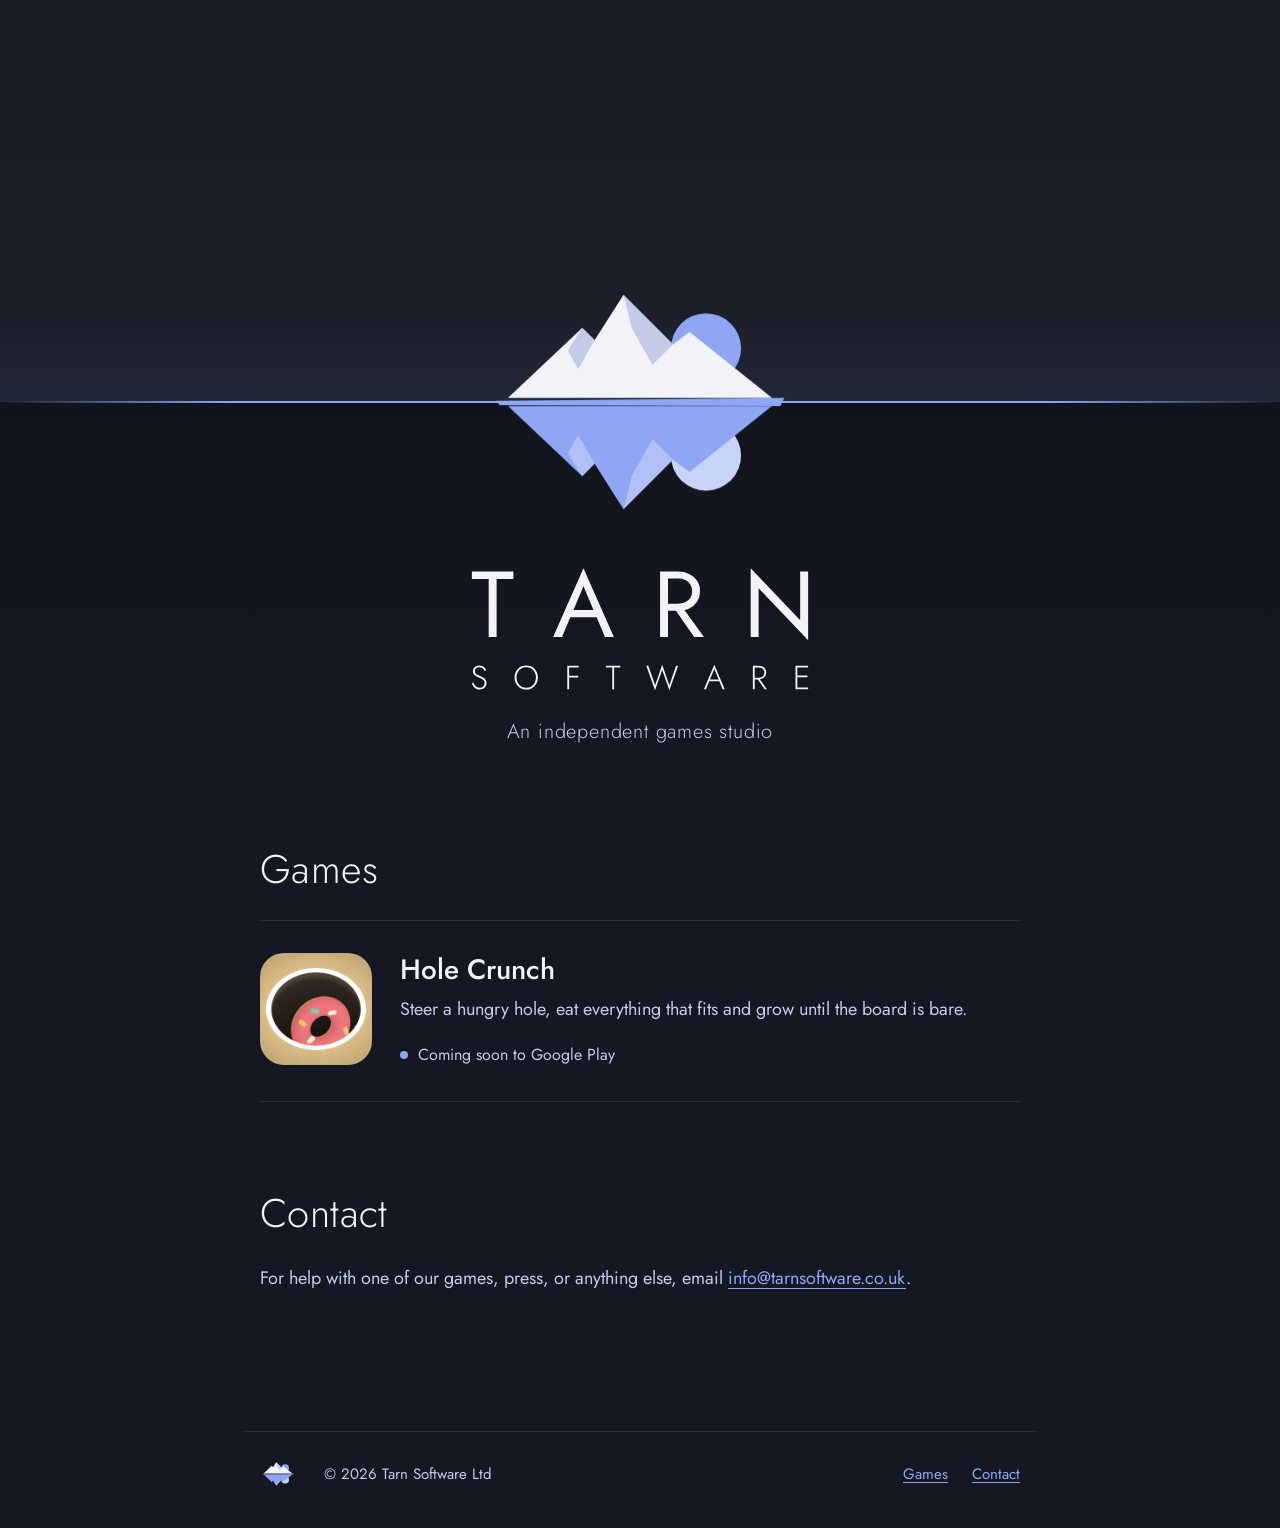
<file: index.html>
<!doctype html>
<html lang="en-GB">
<head>
<meta charset="utf-8">
<meta name="viewport" content="width=device-width, initial-scale=1">
<title>Tarn Software</title>
<meta name="description" content="Tarn Software is an independent games studio. Our first game is Hole Crunch.">
<meta name="theme-color" content="#1c1f2a">
<link rel="icon" href="/assets/tarn-icon-dark.svg" type="image/svg+xml">
<link rel="preconnect" href="https://fonts.googleapis.com">
<link rel="preconnect" href="https://fonts.gstatic.com" crossorigin>
<link rel="stylesheet" href="https://fonts.googleapis.com/css2?family=Jost:wght@300;400;500&display=swap">
<link rel="stylesheet" href="/style.css">
</head>
<body>
<a class="skip" href="#games">Skip to games</a>

<header class="tarn">
  <div class="horizon" aria-hidden="true"></div>
  <svg class="mark" viewBox="4 26 160 124" aria-hidden="true" focusable="false">
    <circle cx="116" cy="62" r="17" fill="#8FA6F5"/>
    <polygon points="20,86 56,52 62,58 76,36 100,60 108,54 148,86" fill="#f2f3f7"/>
    <polygon points="76,36 100,60 90,70 80,52" fill="#c3cbe6"/>
    <polygon points="56,52 62,58 54,72 49,63" fill="#c3cbe6"/>
    <g class="reflection" transform="translate(0,176) scale(1,-1)">
      <circle cx="116" cy="62" r="17" fill="#c9d4fb"/>
      <polygon points="20,86 56,52 62,58 76,36 100,60 108,54 148,86" fill="#8FA6F5"/>
      <polygon points="76,36 100,60 90,70 80,52" fill="#ffffff" fill-opacity="0.3"/>
      <polygon points="56,52 62,58 54,72 49,63" fill="#ffffff" fill-opacity="0.3"/>
    </g>
    <polygon points="14,87.5 154,86 152,90 16,89.5" fill="#8FA6F5"/>
  </svg>
  <div class="tarn-copy">
    <h1><img src="/assets/tarn-wordmark.svg" alt="Tarn Software" width="340" height="127"></h1>
    <p>An independent games studio</p>
  </div>
</header>

<main class="page">
  <section id="games" aria-labelledby="games-title">
    <h2 id="games-title">Games</h2>
    <ul class="games">
      <li class="game">
        <a class="game-icon" href="/hole-crunch/" tabindex="-1" aria-hidden="true">
          <img src="/hole-crunch/img/icon-256.png" alt="" width="112" height="112">
        </a>
        <div>
          <h3><a href="/hole-crunch/">Hole Crunch</a></h3>
          <p>Steer a hungry hole, eat everything that fits and grow until the board is bare.</p>
          <p class="status">Coming soon to Google Play</p>
        </div>
      </li>
    </ul>
  </section>

  <section id="contact" aria-labelledby="contact-title">
    <h2 id="contact-title">Contact</h2>
    <p>For help with one of our games, press, or anything else, email
      <a href="mailto:info@tarnsoftware.co.uk">info@tarnsoftware.co.uk</a>.</p>
  </section>
</main>

<footer class="foot">
  <svg viewBox="4 26 160 124" aria-hidden="true" focusable="false"><circle cx="116" cy="62" r="17" fill="#8FA6F5"/><polygon points="20,86 56,52 62,58 76,36 100,60 108,54 148,86" fill="#f2f3f7"/><polygon points="76,36 100,60 90,70 80,52" fill="#c3cbe6"/><g transform="translate(0,176) scale(1,-1)"><circle cx="116" cy="62" r="17" fill="#c9d4fb"/><polygon points="20,86 56,52 62,58 76,36 100,60 108,54 148,86" fill="#8FA6F5"/></g><polygon points="14,87.5 154,86 152,90 16,89.5" fill="#8FA6F5"/></svg>
  <p>&copy; 2026 Tarn Software Ltd</p>
  <p class="links"><a href="/#games">Games</a><a href="mailto:info@tarnsoftware.co.uk">Contact</a></p>
</footer>
</body>
</html>
</file>
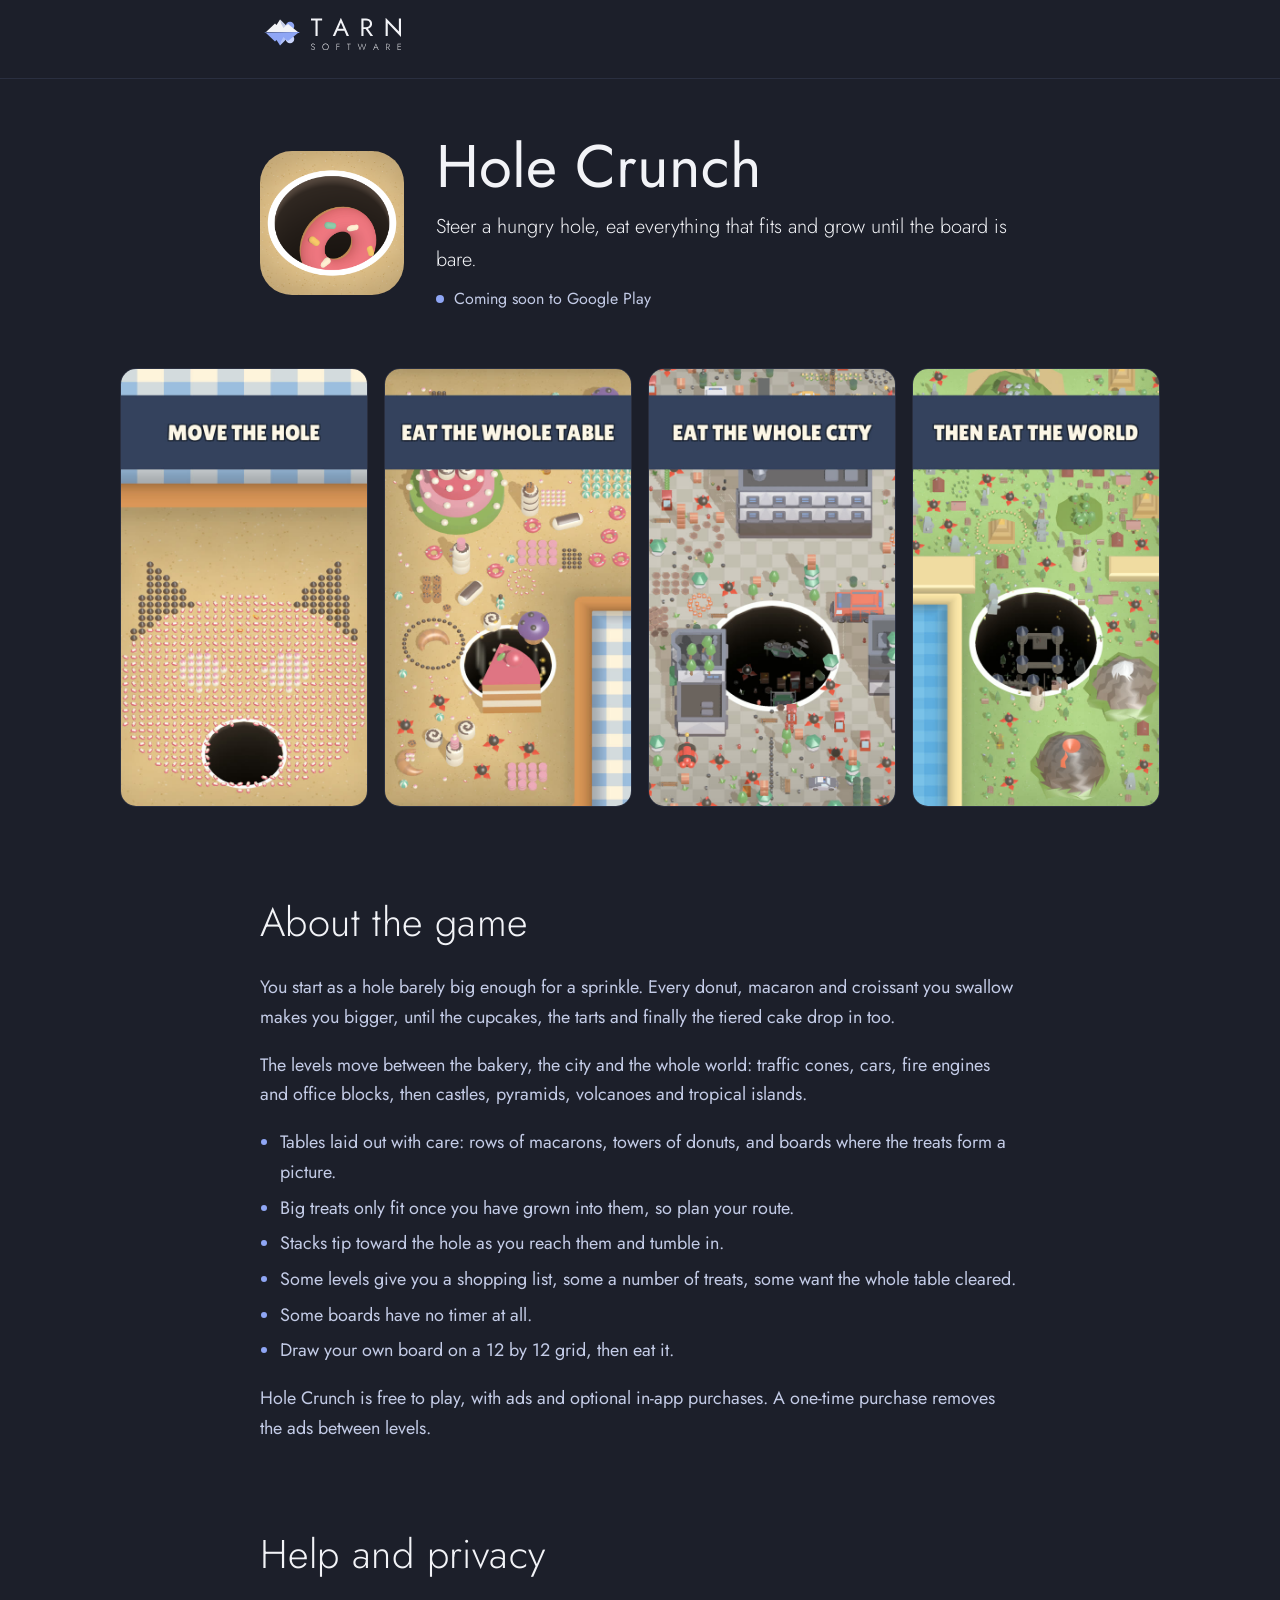
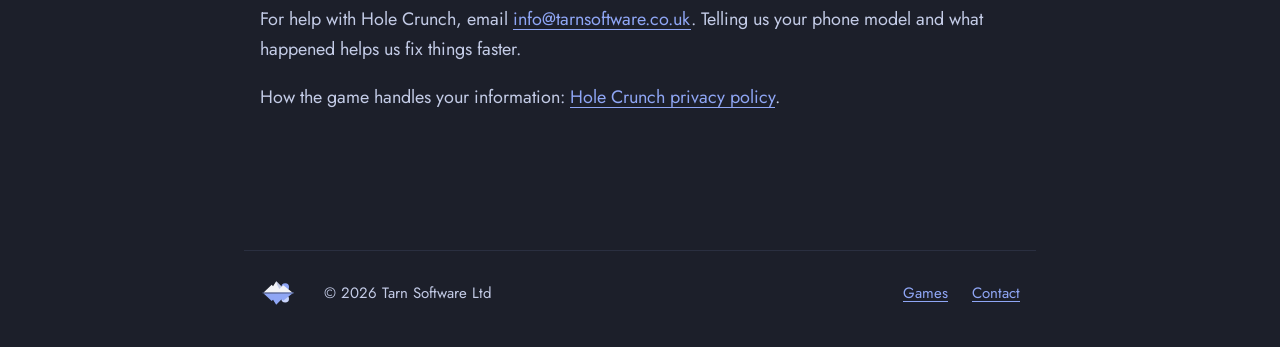
<file: hole-crunch/index.html>
<!doctype html>
<html lang="en-GB">
<head>
<meta charset="utf-8">
<meta name="viewport" content="width=device-width, initial-scale=1">
<title>Hole Crunch | Tarn Software</title>
<meta name="description" content="Steer a hungry hole, eat everything that fits and grow until the board is bare. Coming soon to Google Play.">
<meta name="theme-color" content="#1c1f2a">
<meta property="og:title" content="Hole Crunch">
<meta property="og:description" content="Steer a hungry hole, eat everything that fits and grow until the board is bare.">
<meta property="og:image" content="https://tarnsoftware.co.uk/hole-crunch/img/icon-512.png">
<link rel="icon" href="/assets/tarn-icon-dark.svg" type="image/svg+xml">
<link rel="preconnect" href="https://fonts.googleapis.com">
<link rel="preconnect" href="https://fonts.gstatic.com" crossorigin>
<link rel="stylesheet" href="https://fonts.googleapis.com/css2?family=Jost:wght@300;400;500&display=swap">
<link rel="stylesheet" href="/style.css">
</head>
<body class="sub">
<header class="bar">
  <div class="bar-inner">
    <a class="home" href="/"><img src="/assets/tarn-logo-transparent.svg" alt="Tarn Software" width="145" height="40"></a>
  </div>
</header>

<main class="page">
  <section class="game-head">
    <img src="/hole-crunch/img/icon-512.png" alt="The Hole Crunch app icon: a donut tipping into a hole" width="144" height="144">
    <div>
      <h1>Hole Crunch</h1>
      <p class="lead">Steer a hungry hole, eat everything that fits and grow until the board is bare.</p>
      <p class="status">Coming soon to Google Play</p>
    </div>
  </section>

  <ul class="shots" aria-label="Screenshots">
    <li><img src="/hole-crunch/img/shot-01.jpg" alt="The hole starting small on a board of sprinkles laid out as a cat" width="540" height="960" loading="lazy"></li>
    <li><img src="/hole-crunch/img/shot-02.jpg" alt="A bakery table of cakes, donuts and macarons around the hole" width="540" height="960" loading="lazy"></li>
    <li><img src="/hole-crunch/img/shot-03.jpg" alt="A big hole in a city street swallowing a fire engine beside an office block" width="540" height="960" loading="lazy"></li>
    <li><img src="/hole-crunch/img/shot-04.jpg" alt="A huge hole swallowing a pyramid and windmills between a castle, a mountain and an island" width="540" height="960" loading="lazy"></li>
  </ul>

  <section aria-labelledby="about-title">
    <h2 id="about-title">About the game</h2>
    <p>You start as a hole barely big enough for a sprinkle. Every donut, macaron and croissant you swallow makes you
      bigger, until the cupcakes, the tarts and finally the tiered cake drop in too.</p>
    <p>The levels move between the bakery, the city and the whole world: traffic cones, cars, fire engines and office
      blocks, then castles, pyramids, volcanoes and tropical islands.</p>
    <ul class="features">
      <li>Tables laid out with care: rows of macarons, towers of donuts, and boards where the treats form a picture.</li>
      <li>Big treats only fit once you have grown into them, so plan your route.</li>
      <li>Stacks tip toward the hole as you reach them and tumble in.</li>
      <li>Some levels give you a shopping list, some a number of treats, some want the whole table cleared.</li>
      <li>Some boards have no timer at all.</li>
      <li>Draw your own board on a 12 by 12 grid, then eat it.</li>
    </ul>
    <p>Hole Crunch is free to play, with ads and optional in-app purchases. A one-time purchase removes the ads between
      levels.</p>
  </section>

  <section aria-labelledby="support-title">
    <h2 id="support-title">Help and privacy</h2>
    <p>For help with Hole Crunch, email <a href="mailto:info@tarnsoftware.co.uk?subject=Hole%20Crunch">info@tarnsoftware.co.uk</a>.
      Telling us your phone model and what happened helps us fix things faster.</p>
    <p>How the game handles your information: <a href="/hole-crunch/privacy/">Hole Crunch privacy policy</a>.</p>
  </section>
</main>

<footer class="foot">
  <svg viewBox="4 26 160 124" aria-hidden="true" focusable="false"><circle cx="116" cy="62" r="17" fill="#8FA6F5"/><polygon points="20,86 56,52 62,58 76,36 100,60 108,54 148,86" fill="#f2f3f7"/><polygon points="76,36 100,60 90,70 80,52" fill="#c3cbe6"/><g transform="translate(0,176) scale(1,-1)"><circle cx="116" cy="62" r="17" fill="#c9d4fb"/><polygon points="20,86 56,52 62,58 76,36 100,60 108,54 148,86" fill="#8FA6F5"/></g><polygon points="14,87.5 154,86 152,90 16,89.5" fill="#8FA6F5"/></svg>
  <p>&copy; 2026 Tarn Software Ltd</p>
  <p class="links"><a href="/#games">Games</a><a href="mailto:info@tarnsoftware.co.uk">Contact</a></p>
</footer>
</body>
</html>
</file>
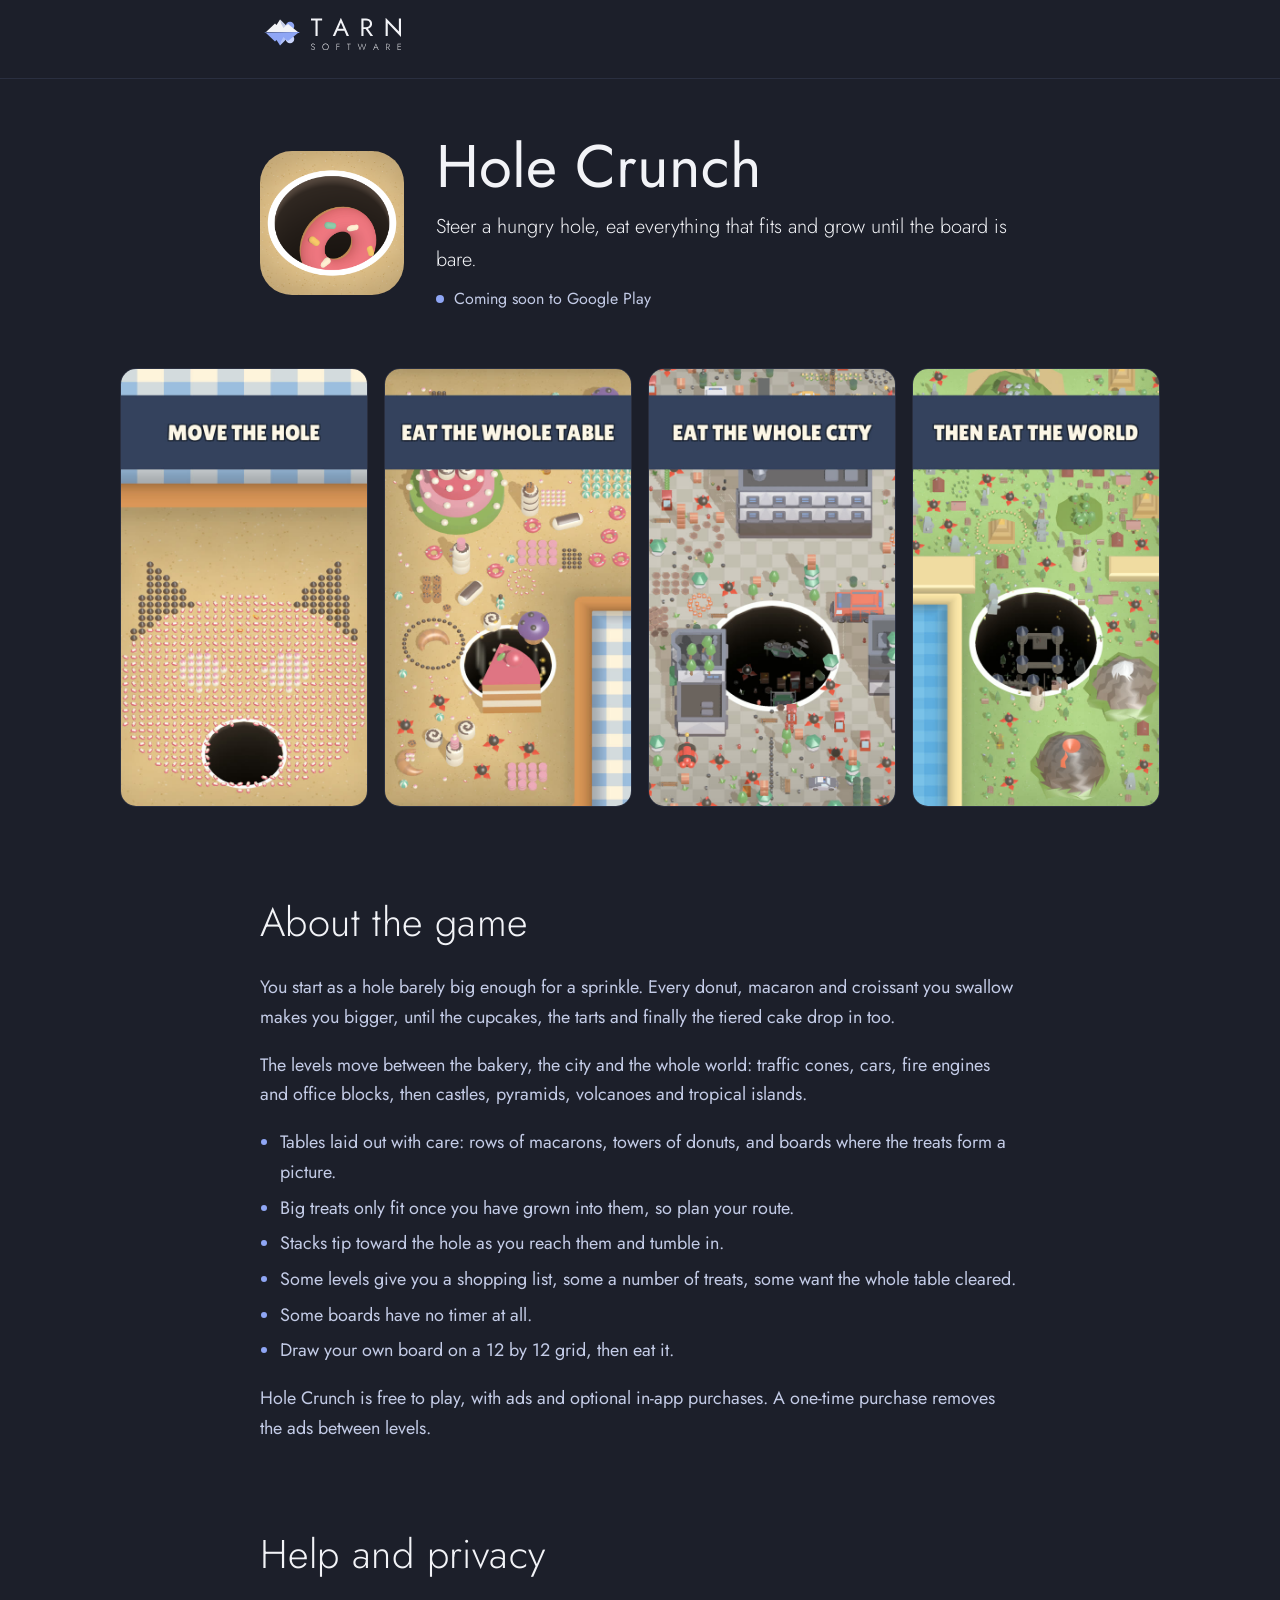
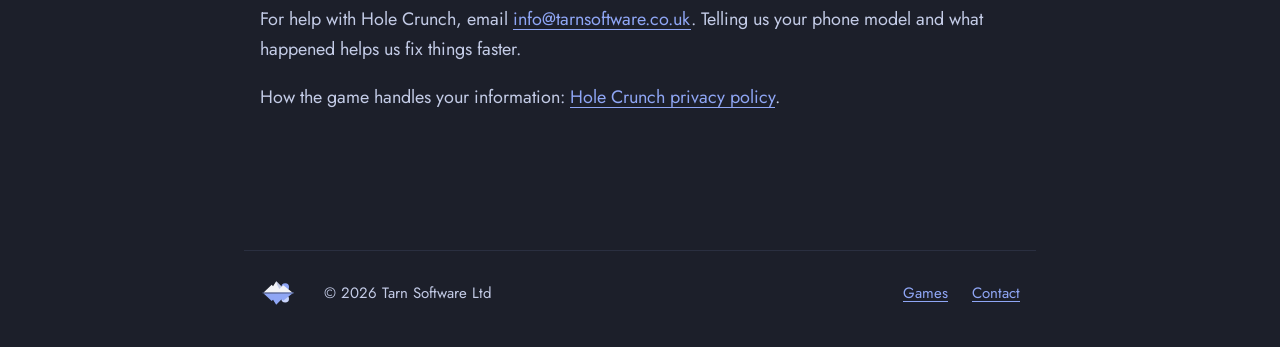
<file: sinkhole/index.html>
<!doctype html>
<html lang="en-GB">
<head>
<meta charset="utf-8">
<meta name="viewport" content="width=device-width, initial-scale=1">
<title>Moved | Tarn Software</title>
<meta name="robots" content="noindex">
<link rel="canonical" href="https://tarnsoftware.co.uk/hole-crunch/">
<meta http-equiv="refresh" content="0; url=/hole-crunch/">
<script>location.replace("/hole-crunch/" + location.hash);</script>
</head>
<body>
<!-- Sinkhole was the game's working title. Builds from before the rename link here, so keep this page. -->
<p>Sinkhole is now Hole Crunch. Go to <a href="/hole-crunch/">Hole Crunch</a>.</p>
</body>
</html>
</file>
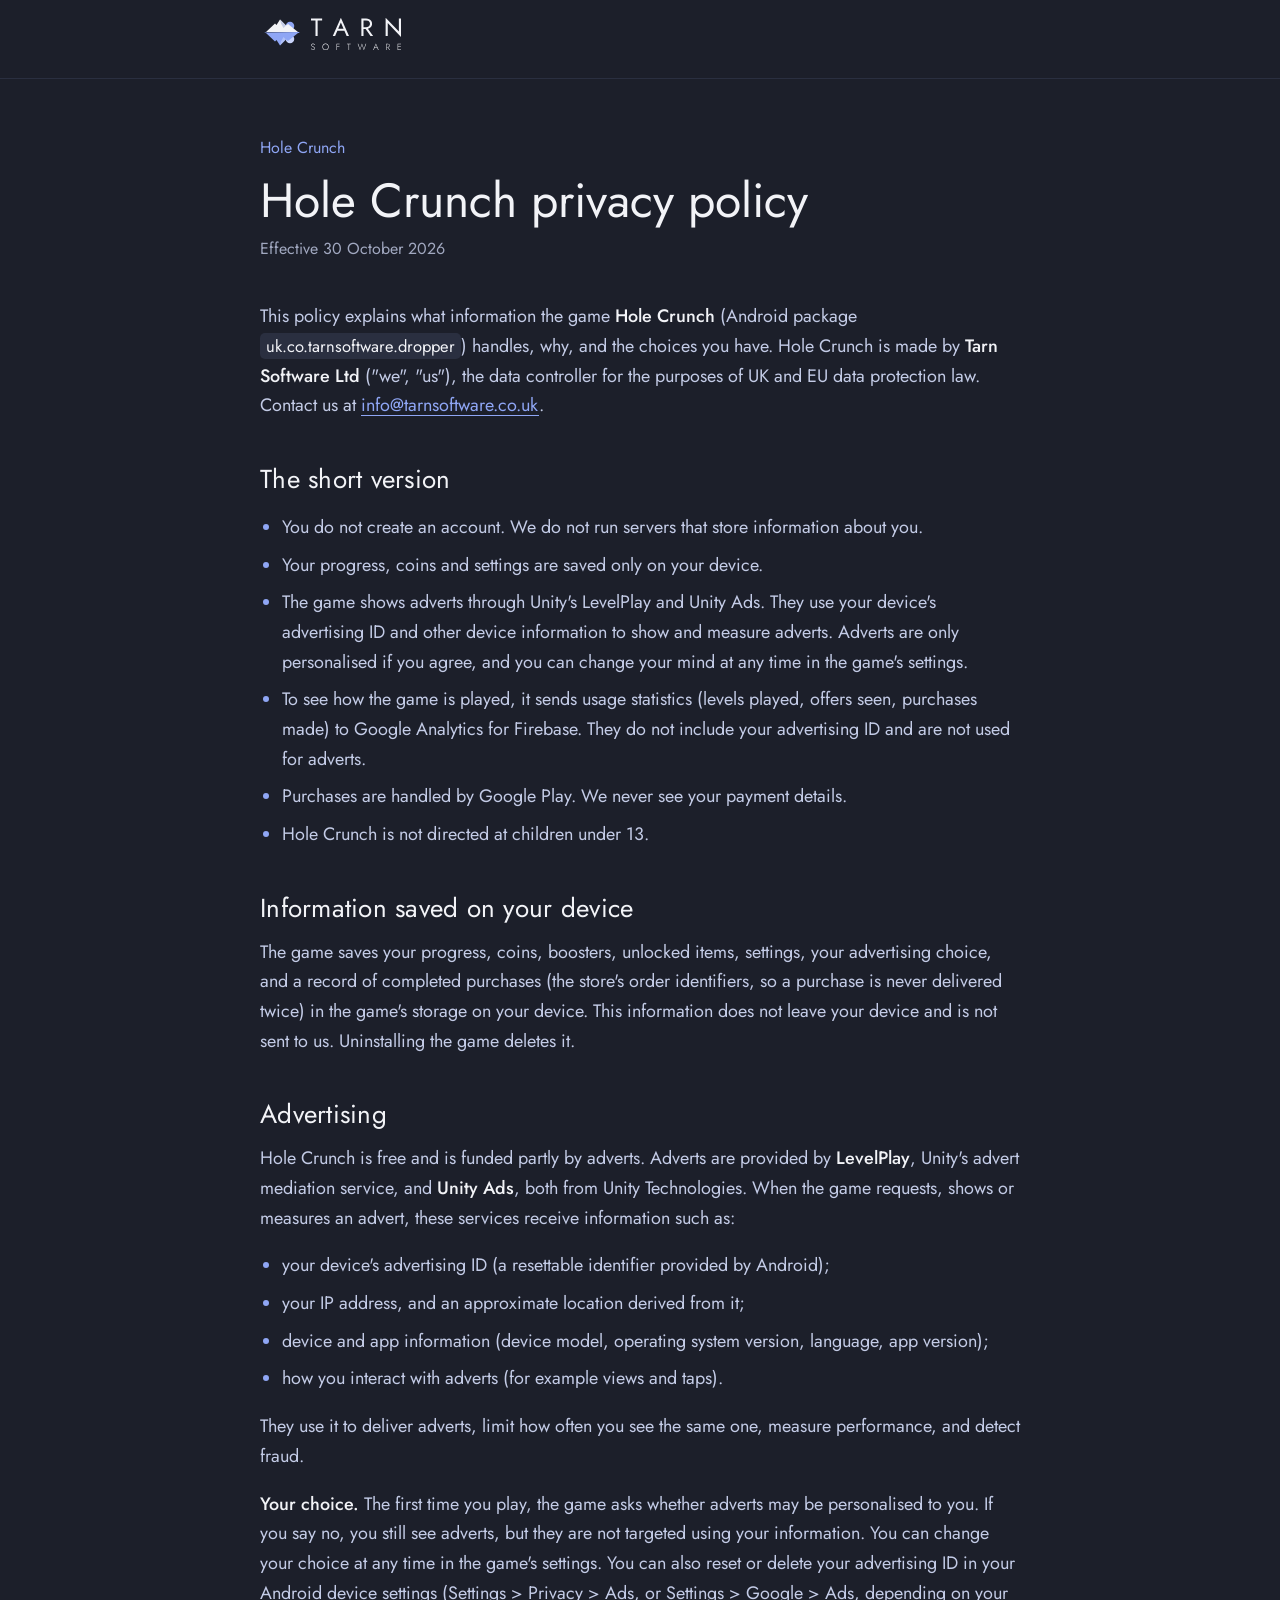
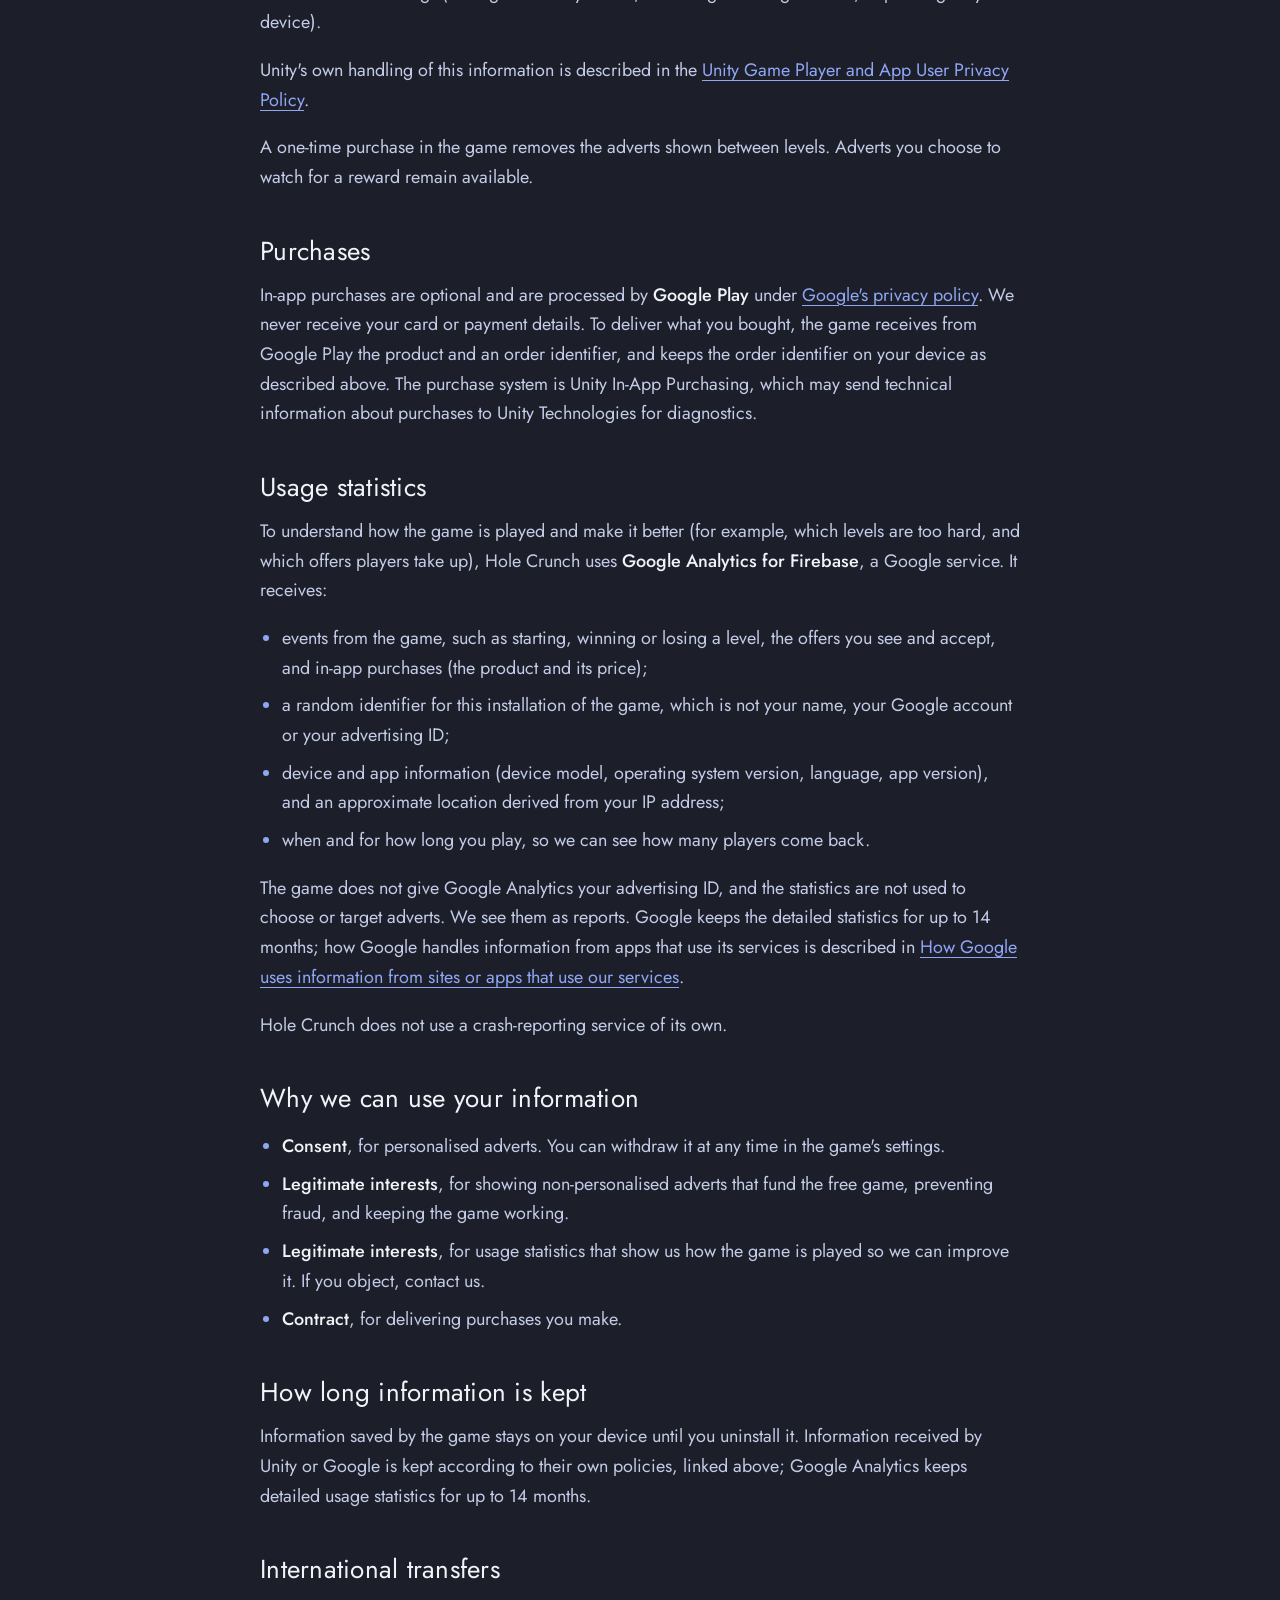
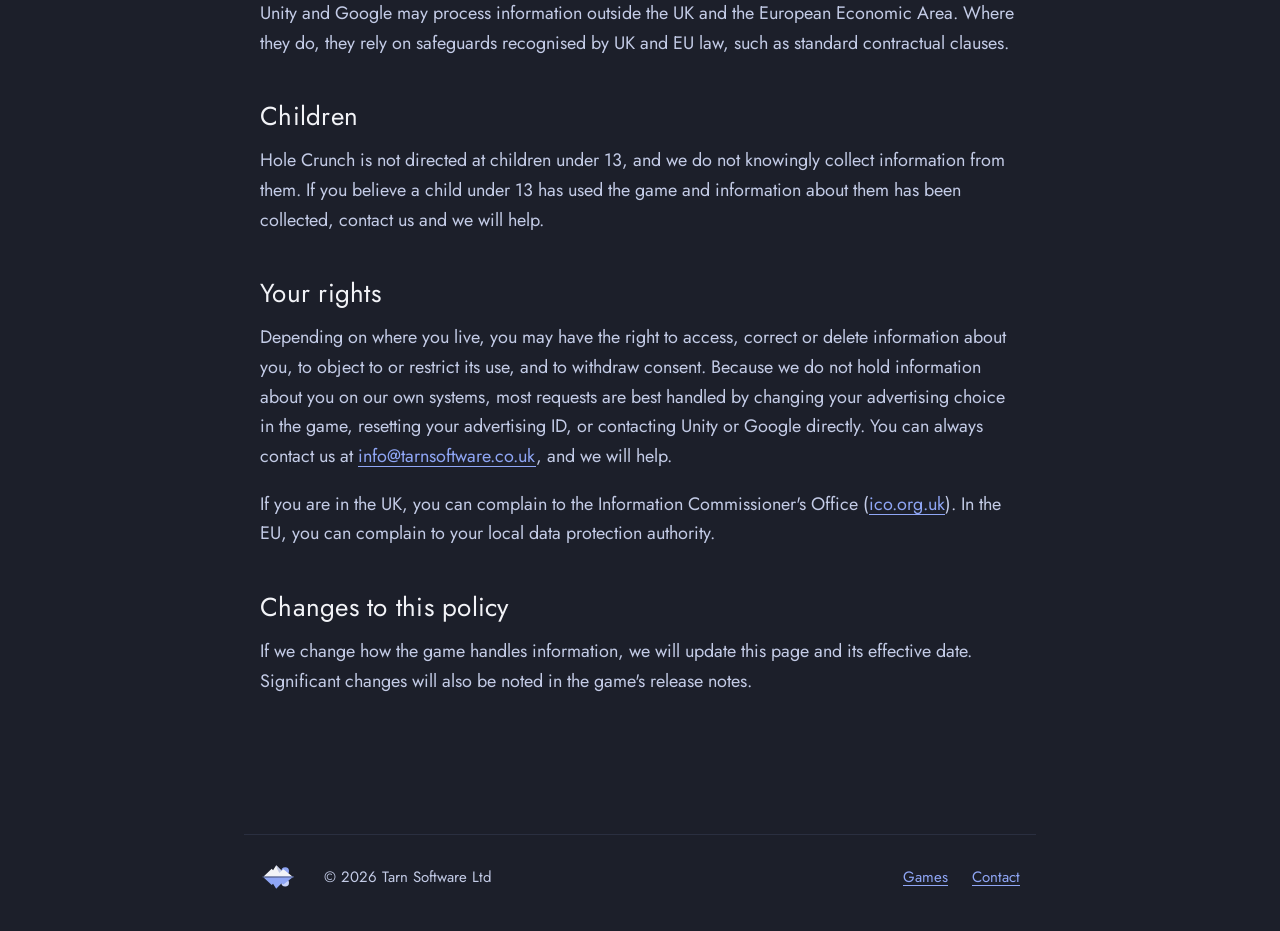
<file: hole-crunch/privacy/index.html>
<!doctype html>
<html lang="en-GB">
<head>
<meta charset="utf-8">
<meta name="viewport" content="width=device-width, initial-scale=1">
<title>Hole Crunch privacy policy | Tarn Software</title>
<meta name="description" content="How the Hole Crunch game handles your information.">
<meta name="theme-color" content="#1c1f2a">
<link rel="icon" href="/assets/tarn-icon-dark.svg" type="image/svg+xml">
<link rel="preconnect" href="https://fonts.googleapis.com">
<link rel="preconnect" href="https://fonts.gstatic.com" crossorigin>
<link rel="stylesheet" href="https://fonts.googleapis.com/css2?family=Jost:wght@300;400;500&display=swap">
<link rel="stylesheet" href="/style.css">
</head>
<body class="sub">
<header class="bar"><div class="bar-inner"><a class="home" href="/"><img src="/assets/tarn-logo-transparent.svg" alt="Tarn Software" width="145" height="40"></a></div></header>
<main class="page doc">
<p class="crumb"><a href="/hole-crunch/">Hole Crunch</a></p>
<h1>Hole Crunch privacy policy</h1>
<p class="meta">Effective 30 October 2026</p>

<p>This policy explains what information the game <strong>Hole Crunch</strong> (Android package
<code>uk.co.tarnsoftware.dropper</code>) handles, why, and the choices you have. Hole Crunch is made by
<strong>Tarn Software Ltd</strong> ("we", "us"), the data controller for the purposes of UK and EU data protection law.
Contact us at <a href="mailto:info@tarnsoftware.co.uk">info@tarnsoftware.co.uk</a>.</p>

<h2>The short version</h2>
<ul>
<li>You do not create an account. We do not run servers that store information about you.</li>
<li>Your progress, coins and settings are saved only on your device.</li>
<li>The game shows adverts through Unity's LevelPlay and Unity Ads. They use your device's advertising ID and
other device information to show and measure adverts. Adverts are only personalised if you agree, and you can
change your mind at any time in the game's settings.</li>
<li>To see how the game is played, it sends usage statistics (levels played, offers seen, purchases made) to
Google Analytics for Firebase. They do not include your advertising ID and are not used for adverts.</li>
<li>Purchases are handled by Google Play. We never see your payment details.</li>
<li>Hole Crunch is not directed at children under 13.</li>
</ul>

<h2>Information saved on your device</h2>
<p>The game saves your progress, coins, boosters, unlocked items, settings, your advertising choice, and a record
of completed purchases (the store's order identifiers, so a purchase is never delivered twice) in the game's
storage on your device. This information does not leave your device and is not sent to us. Uninstalling the
game deletes it.</p>

<h2>Advertising</h2>
<p>Hole Crunch is free and is funded partly by adverts. Adverts are provided by <strong>LevelPlay</strong>, Unity's
advert mediation service, and <strong>Unity Ads</strong>, both from Unity Technologies. When the game requests,
shows or measures an advert, these services receive information such as:</p>
<ul>
<li>your device's advertising ID (a resettable identifier provided by Android);</li>
<li>your IP address, and an approximate location derived from it;</li>
<li>device and app information (device model, operating system version, language, app version);</li>
<li>how you interact with adverts (for example views and taps).</li>
</ul>
<p>They use it to deliver adverts, limit how often you see the same one, measure performance, and detect fraud.</p>
<p><strong>Your choice.</strong> The first time you play, the game asks whether adverts may be personalised to you.
If you say no, you still see adverts, but they are not targeted using your information. You can change your
choice at any time in the game's settings. You can also reset or delete your advertising ID in your Android
device settings (Settings &gt; Privacy &gt; Ads, or Settings &gt; Google &gt; Ads, depending on your device).</p>
<p>Unity's own handling of this information is described in the
<a href="https://unity.com/legal/game-player-and-app-user-privacy-policy">Unity Game Player and App User Privacy
Policy</a>.</p>
<p>A one-time purchase in the game removes the adverts shown between levels. Adverts you choose to watch for a
reward remain available.</p>

<h2>Purchases</h2>
<p>In-app purchases are optional and are processed by <strong>Google Play</strong> under
<a href="https://policies.google.com/privacy">Google's privacy policy</a>. We never receive your card or payment
details. To deliver what you bought, the game receives from Google Play the product and an order identifier,
and keeps the order identifier on your device as described above. The purchase system is Unity In-App Purchasing,
which may send technical information about purchases to Unity Technologies for diagnostics.</p>

<h2>Usage statistics</h2>
<p>To understand how the game is played and make it better (for example, which levels are too hard, and which
offers players take up), Hole Crunch uses <strong>Google Analytics for Firebase</strong>, a Google service. It
receives:</p>
<ul>
<li>events from the game, such as starting, winning or losing a level, the offers you see and accept, and in-app
purchases (the product and its price);</li>
<li>a random identifier for this installation of the game, which is not your name, your Google account or your
advertising ID;</li>
<li>device and app information (device model, operating system version, language, app version), and an
approximate location derived from your IP address;</li>
<li>when and for how long you play, so we can see how many players come back.</li>
</ul>
<p>The game does not give Google Analytics your advertising ID, and the statistics are not used to choose or
target adverts. We see them as reports. Google keeps the detailed statistics for up to 14 months; how Google
handles information from apps that use its services is described in
<a href="https://policies.google.com/technologies/partner-sites">How Google uses information from sites or apps
that use our services</a>.</p>
<p>Hole Crunch does not use a crash-reporting service of its own.</p>

<h2>Why we can use your information</h2>
<ul>
<li><strong>Consent</strong>, for personalised adverts. You can withdraw it at any time in the game's settings.</li>
<li><strong>Legitimate interests</strong>, for showing non-personalised adverts that fund the free game,
preventing fraud, and keeping the game working.</li>
<li><strong>Legitimate interests</strong>, for usage statistics that show us how the game is played so we can
improve it. If you object, contact us.</li>
<li><strong>Contract</strong>, for delivering purchases you make.</li>
</ul>

<h2>How long information is kept</h2>
<p>Information saved by the game stays on your device until you uninstall it. Information received by Unity or
Google is kept according to their own policies, linked above; Google Analytics keeps detailed usage statistics
for up to 14 months.</p>

<h2>International transfers</h2>
<p>Unity and Google may process information outside the UK and the European Economic Area. Where they do, they
rely on safeguards recognised by UK and EU law, such as standard contractual clauses.</p>

<h2>Children</h2>
<p>Hole Crunch is not directed at children under 13, and we do not knowingly collect information from them. If you
believe a child under 13 has used the game and information about them has been collected, contact us and we will
help.</p>

<h2>Your rights</h2>
<p>Depending on where you live, you may have the right to access, correct or delete information about you, to
object to or restrict its use, and to withdraw consent. Because we do not hold information about you on our own
systems, most requests are best handled by changing your advertising choice in the game, resetting your
advertising ID, or contacting Unity or Google directly. You can always contact us at
<a href="mailto:info@tarnsoftware.co.uk">info@tarnsoftware.co.uk</a>, and we will help.</p>
<p>If you are in the UK, you can complain to the Information Commissioner's Office
(<a href="https://ico.org.uk">ico.org.uk</a>). In the EU, you can complain to your local data protection
authority.</p>

<h2>Changes to this policy</h2>
<p>If we change how the game handles information, we will update this page and its effective date. Significant
changes will also be noted in the game's release notes.</p>
</main>
<footer class="foot">
  <svg viewBox="4 26 160 124" aria-hidden="true" focusable="false"><circle cx="116" cy="62" r="17" fill="#8FA6F5"/><polygon points="20,86 56,52 62,58 76,36 100,60 108,54 148,86" fill="#f2f3f7"/><polygon points="76,36 100,60 90,70 80,52" fill="#c3cbe6"/><g transform="translate(0,176) scale(1,-1)"><circle cx="116" cy="62" r="17" fill="#c9d4fb"/><polygon points="20,86 56,52 62,58 76,36 100,60 108,54 148,86" fill="#8FA6F5"/></g><polygon points="14,87.5 154,86 152,90 16,89.5" fill="#8FA6F5"/></svg>
  <p>&copy; 2026 Tarn Software Ltd</p>
  <p class="links"><a href="/#games">Games</a><a href="mailto:info@tarnsoftware.co.uk">Contact</a></p>
</footer>
</body>
</html>
</file>
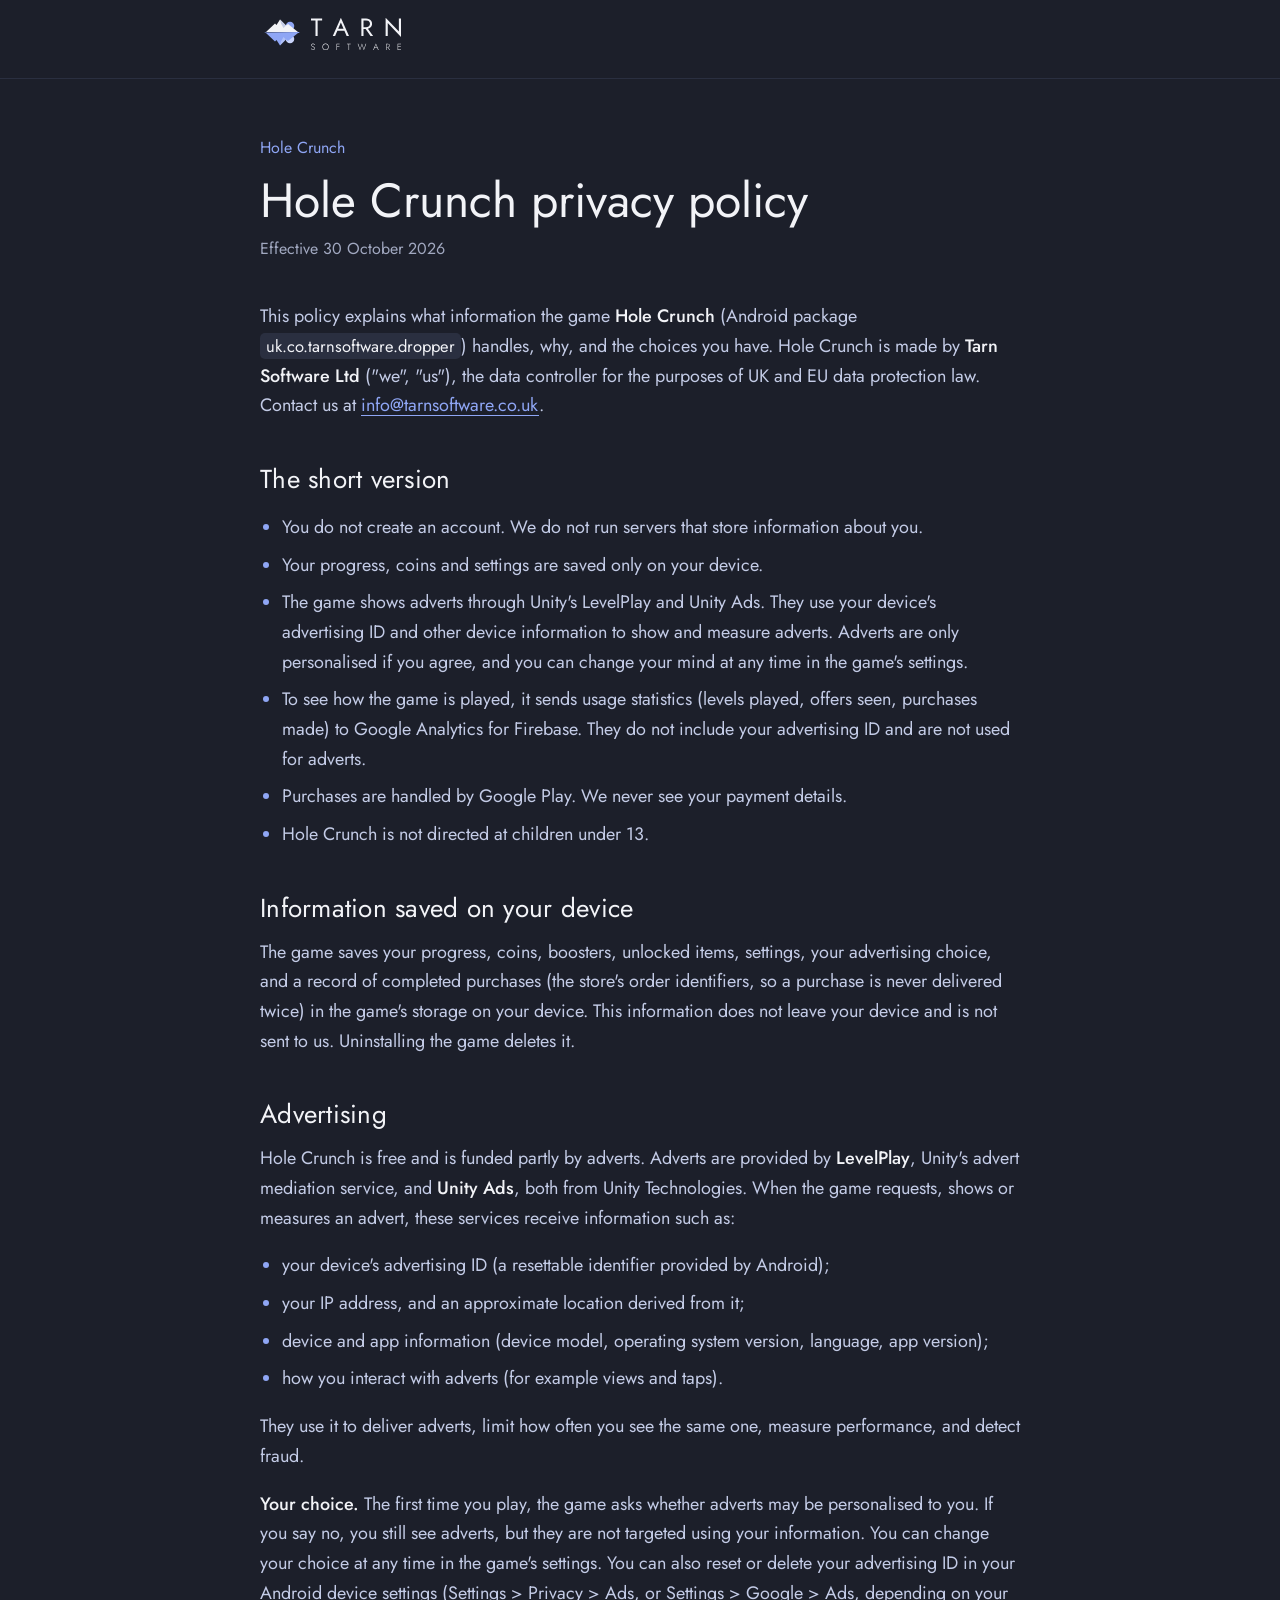
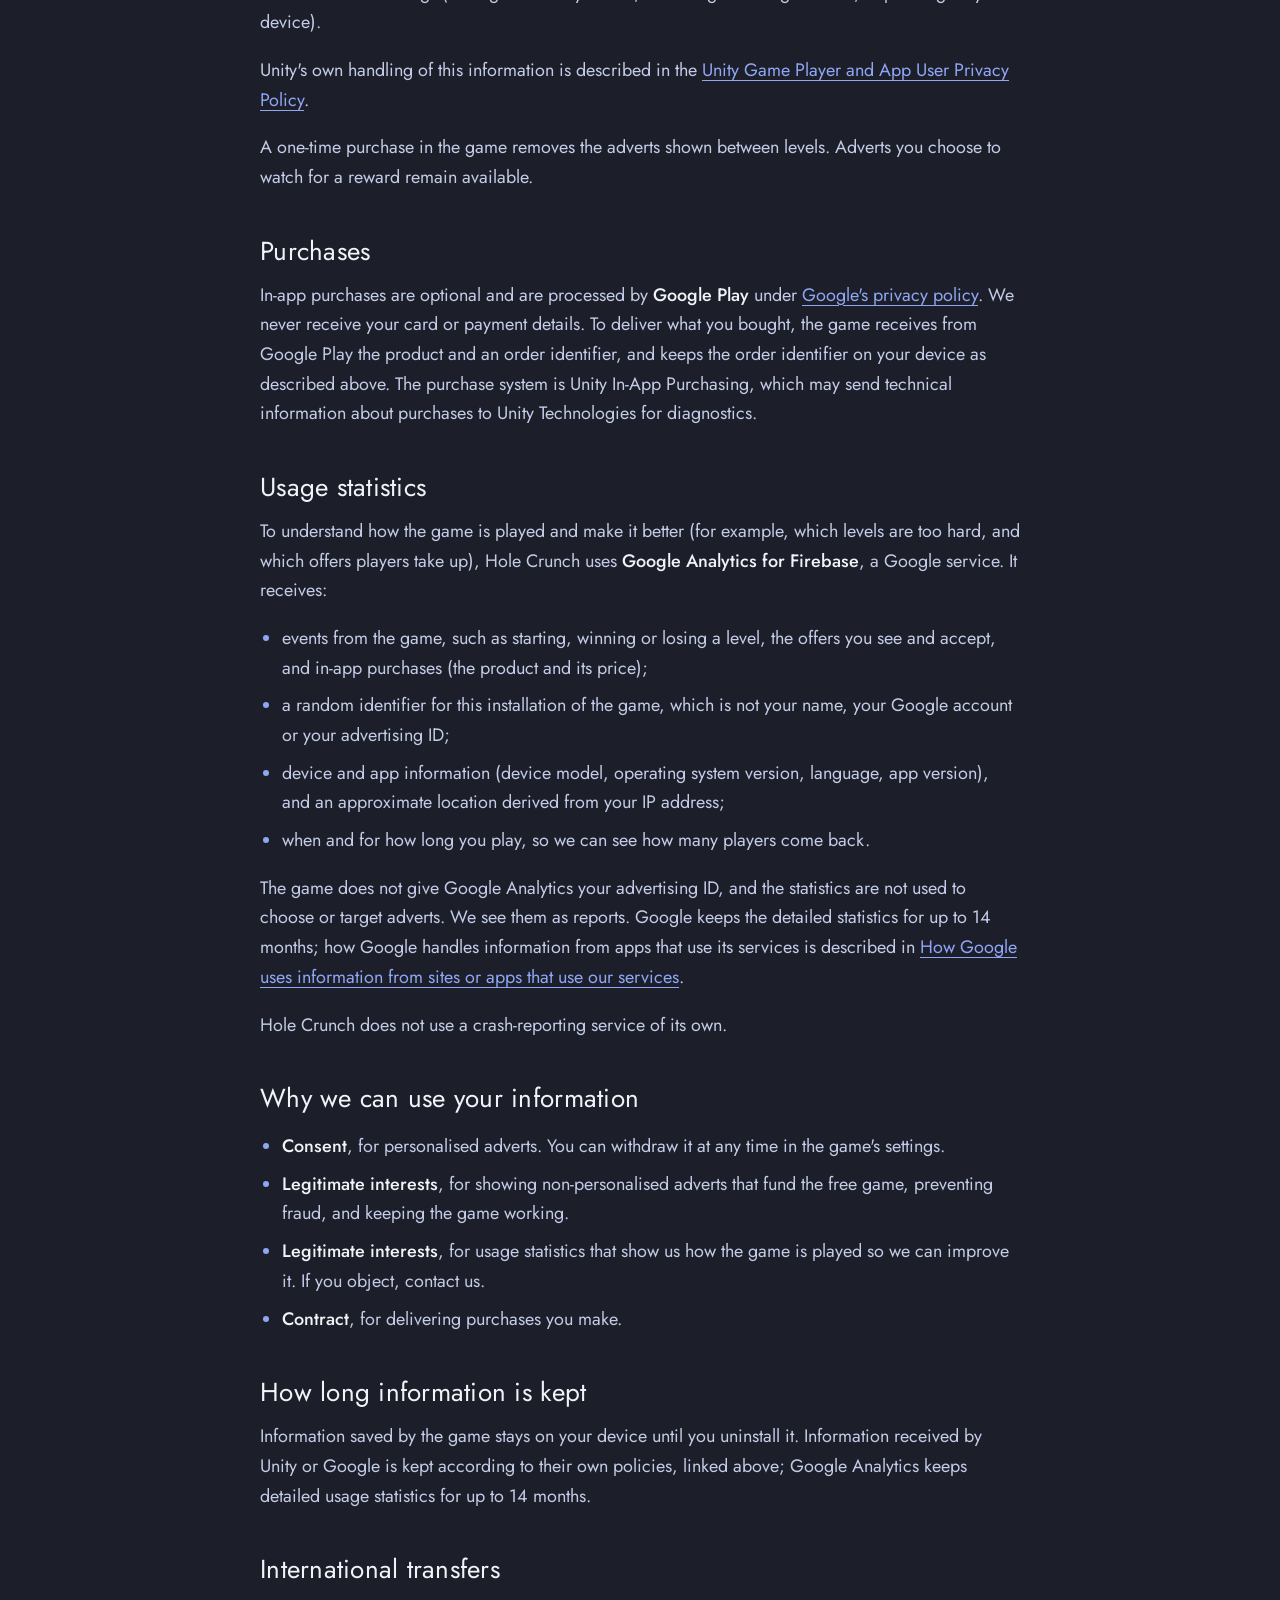
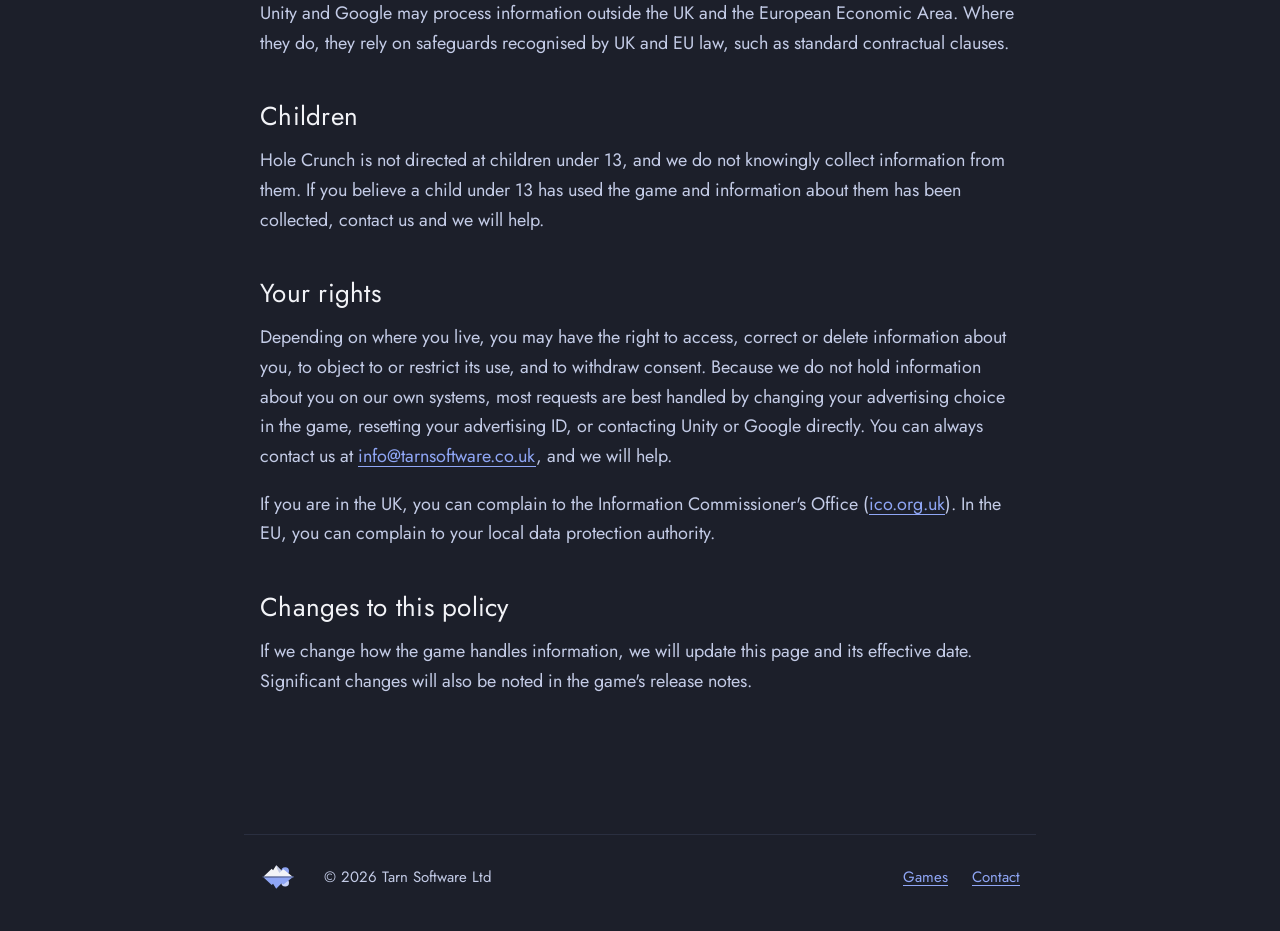
<file: sinkhole/privacy/index.html>
<!doctype html>
<html lang="en-GB">
<head>
<meta charset="utf-8">
<meta name="viewport" content="width=device-width, initial-scale=1">
<title>Moved | Tarn Software</title>
<meta name="robots" content="noindex">
<link rel="canonical" href="https://tarnsoftware.co.uk/hole-crunch/privacy/">
<meta http-equiv="refresh" content="0; url=/hole-crunch/privacy/">
<script>location.replace("/hole-crunch/privacy/" + location.hash);</script>
</head>
<body>
<!-- Sinkhole was the game's working title. Builds from before the rename link here, so keep this page. -->
<p>Sinkhole is now Hole Crunch. Go to <a href="/hole-crunch/privacy/">the Hole Crunch privacy policy</a>.</p>
</body>
</html>
</file>
<file: style.css>
/* Tarn Software. Palette taken from the logo (assets/tarn-*.svg): night sky, snow peaks, glacier shade,
   periwinkle moon and water. The home page is the tarn itself: a horizon through the logo's own shoreline,
   sky above, water below. Type is Jost, a geometric sans that matches the wordmark's letterforms. */
:root {
  --night: #1c1f2a;   /* logo background */
  --slate: #2a2f40;   /* icon tile */
  --lake: #151823;    /* the night, a shade deeper, for water */
  --snow: #f2f3f7;    /* peaks, wordmark */
  --glacier: #c3cbe6; /* peak shade */
  --moon: #8fa6f5;    /* moon, water, shoreline */
  --mist: #c9d4fb;    /* the moon's reflection */

  --measure: 760px;
  --font: "Jost", "Futura", "Century Gothic", system-ui, sans-serif;
}

* { box-sizing: border-box; }
html { -webkit-text-size-adjust: 100%; }
body {
  margin: 0;
  background: var(--lake);
  color: var(--glacier);
  font: 400 18px/1.65 var(--font);
  font-kerning: normal;
}
img, svg { display: block; max-width: 100%; }

a { color: var(--moon); text-decoration-thickness: 1px; text-underline-offset: 0.22em; }
a:hover { color: var(--mist); }
:focus-visible { outline: 2px solid var(--moon); outline-offset: 4px; border-radius: 4px; }

h1, h2, h3 { color: var(--snow); margin: 0; }
h2 { font-weight: 300; font-size: clamp(30px, 4.4vw, 40px); line-height: 1.15; letter-spacing: 0.01em; }
h3 { font-weight: 500; font-size: 28px; line-height: 1.2; }
p { margin: 0 0 1em; }

.skip { position: absolute; left: -999px; }
.skip:focus { left: 16px; top: 16px; z-index: 10; background: var(--snow); color: var(--night); padding: 8px 14px; }

/* ---- The tarn (home hero) -------------------------------------------------------------------------- */
.tarn {
  --horizon: 52%;
  --mark: clamp(190px, 34vw, 330px);
  position: relative;
  height: clamp(560px, 86vh, 820px);
  overflow: hidden;
  /* Sky lightens a touch toward the horizon; the water starts darker and deepens. */
  background:
    linear-gradient(to bottom, #191c27 0%, var(--night) 40%, #232838 var(--horizon),
                    #12141d var(--horizon), var(--lake) 100%);
}
.horizon {
  position: absolute;
  left: 0; right: 0;
  top: var(--horizon);
  height: 2px;
  margin-top: -1px;
  background: linear-gradient(90deg, transparent 0%, var(--moon) 18%, var(--moon) 82%, transparent 100%);
  transform-origin: 50% 50%;
}
.tarn .mark {
  position: absolute;
  left: 50%;
  top: var(--horizon);
  width: var(--mark);
  height: auto;
  /* The mark's own shoreline sits at exactly half its height, so centring it puts it on the horizon. */
  transform: translate(-50%, -50%);
}
.tarn-copy {
  position: absolute;
  left: 0; right: 0;
  top: calc(var(--horizon) + var(--mark) * 0.3875 + 36px);
  text-align: center;
  padding: 0 16px;
}
.tarn-copy h1 { margin: 0 auto; width: clamp(200px, 34vw, 340px); }
.tarn-copy h1 img { width: 100%; height: auto; }
.tarn-copy p {
  margin: 22px 0 0;
  color: var(--glacier);
  font-weight: 300;
  font-size: clamp(17px, 2vw, 20px);
  letter-spacing: 0.04em;
}

/* One moment on arrival: the horizon draws out from the centre, then the reflection settles on the water.
   Visible is the resting state; the animation starts from hidden, so anything that stops it shows the page. */
@media (prefers-reduced-motion: no-preference) {
  .horizon { animation: draw 1.6s cubic-bezier(0.22, 0.7, 0.2, 1) 0.2s both; }
  .tarn .reflection { animation: settle 1.4s ease-out 1.1s both; }
}
@keyframes draw { from { transform: scaleX(0); } }
@keyframes settle { from { opacity: 0; } }

@media (max-width: 600px) {
  .tarn { --horizon: 46%; height: 600px; }
}

/* ---- Page body --------------------------------------------------------------------------------------- */
.page { max-width: calc(var(--measure) + 32px); margin: 0 auto; padding: 72px 16px 24px; }
.page section + section { margin-top: 88px; }
.page h2 { margin-bottom: 28px; }

/* Games: a list that grows one row per game, each row divided from the next like a shoreline. */
.games { list-style: none; margin: 0; padding: 0; }
.game {
  display: grid;
  grid-template-columns: 112px 1fr;
  gap: 28px;
  align-items: start;
  padding: 32px 0;
  border-top: 1px solid var(--slate);
}
.game:last-child { border-bottom: 1px solid var(--slate); }
.game-icon img { width: 112px; height: 112px; border-radius: 24px; }
.game h3 a { color: var(--snow); text-decoration: none; }
.game h3 a:hover { color: var(--mist); text-decoration: underline; text-decoration-color: var(--moon); }
.game h3 { margin-bottom: 8px; }
/* A game's release state: plain text (it is not a link), marked with a small moon. */
.status { color: var(--glacier); font-size: 16px; margin: 0; display: flex; align-items: center; gap: 10px; }
.status::before { content: ""; width: 8px; height: 8px; border-radius: 50%; background: var(--moon); flex: none; }

@media (max-width: 520px) {
  .game { grid-template-columns: 80px 1fr; gap: 18px; }
  .game-icon img { width: 80px; height: 80px; border-radius: 18px; }
  h3 { font-size: 24px; }
}

/* ---- Sub-page chrome --------------------------------------------------------------------------------- */
.bar { background: var(--night); border-bottom: 1px solid var(--slate); }
.bar-inner { max-width: calc(var(--measure) + 32px); margin: 0 auto; padding: 14px 16px; }
.home { display: inline-block; }
.home img { height: 40px; width: auto; }
.sub { background: var(--night); }
.sub .page { padding-top: 56px; }

.crumb { margin: 0 0 14px; font-size: 16px; }
.crumb a { text-decoration: none; }
.crumb a:hover { text-decoration: underline; }

/* Game page header */
.game-head { display: grid; grid-template-columns: 144px 1fr; gap: 32px; align-items: center; }
.game-head img { width: 144px; height: 144px; border-radius: 32px; }
.game-head h1 { font-weight: 400; font-size: clamp(40px, 7vw, 60px); line-height: 1.05; margin-bottom: 12px; }
.lead { color: var(--snow); font-size: 20px; font-weight: 300; margin-bottom: 10px; }
@media (max-width: 560px) {
  .game-head { grid-template-columns: 1fr; gap: 20px; }
  .game-head img { width: 112px; height: 112px; border-radius: 24px; }
}

/* Screenshots: wider than the text column on big screens so all four show, a row that scrolls sideways on
   narrow ones rather than shrinking to stamps. */
.shots {
  list-style: none;
  width: min(1040px, calc(100vw - 32px));
  position: relative;
  left: 50%;
  transform: translateX(-50%);
  margin: 56px 0 0;
  padding: 0 0 12px;
  display: grid;
  grid-auto-flow: column;
  grid-auto-columns: minmax(200px, 1fr);
  gap: 16px;
  overflow-x: auto;
  scroll-snap-type: x mandatory;
  scrollbar-color: var(--slate) transparent;
}
.shots li { scroll-snap-align: start; }
.shots + section { margin-top: 80px; }
.shots img { width: 100%; height: auto; border-radius: 16px; border: 1px solid var(--slate); }

.features { padding-left: 20px; margin: 0 0 1em; }
.features li { margin-bottom: 6px; }
.features li::marker { color: var(--moon); }

/* Policy text */
.doc h1 { font-weight: 400; font-size: clamp(34px, 5.6vw, 48px); line-height: 1.1; margin-bottom: 8px; }
.doc .meta { color: var(--glacier); opacity: 0.8; font-size: 16px; margin-bottom: 40px; }
.doc h2 { font-size: 26px; font-weight: 400; margin: 44px 0 14px; }
.doc ul { padding-left: 22px; }
.doc li { margin-bottom: 8px; }
.doc li::marker { color: var(--moon); }
.doc strong { color: var(--snow); font-weight: 500; }
code { font-family: inherit; color: var(--snow); background: var(--slate); padding: 1px 6px; border-radius: 5px; font-size: 0.92em; }

/* ---- Footer ------------------------------------------------------------------------------------------ */
.foot {
  max-width: calc(var(--measure) + 32px);
  margin: 96px auto 0;
  padding: 28px 16px 40px;
  border-top: 1px solid var(--slate);
  display: flex;
  flex-wrap: wrap;
  gap: 12px 28px;
  align-items: center;
  font-size: 15px;
  color: var(--glacier);
}
.foot svg { width: 36px; height: auto; }
.foot p { margin: 0; }
.foot .links { margin-left: auto; display: flex; gap: 24px; }
@media (max-width: 520px) { .foot .links { margin-left: 0; width: 100%; } }
</file>
